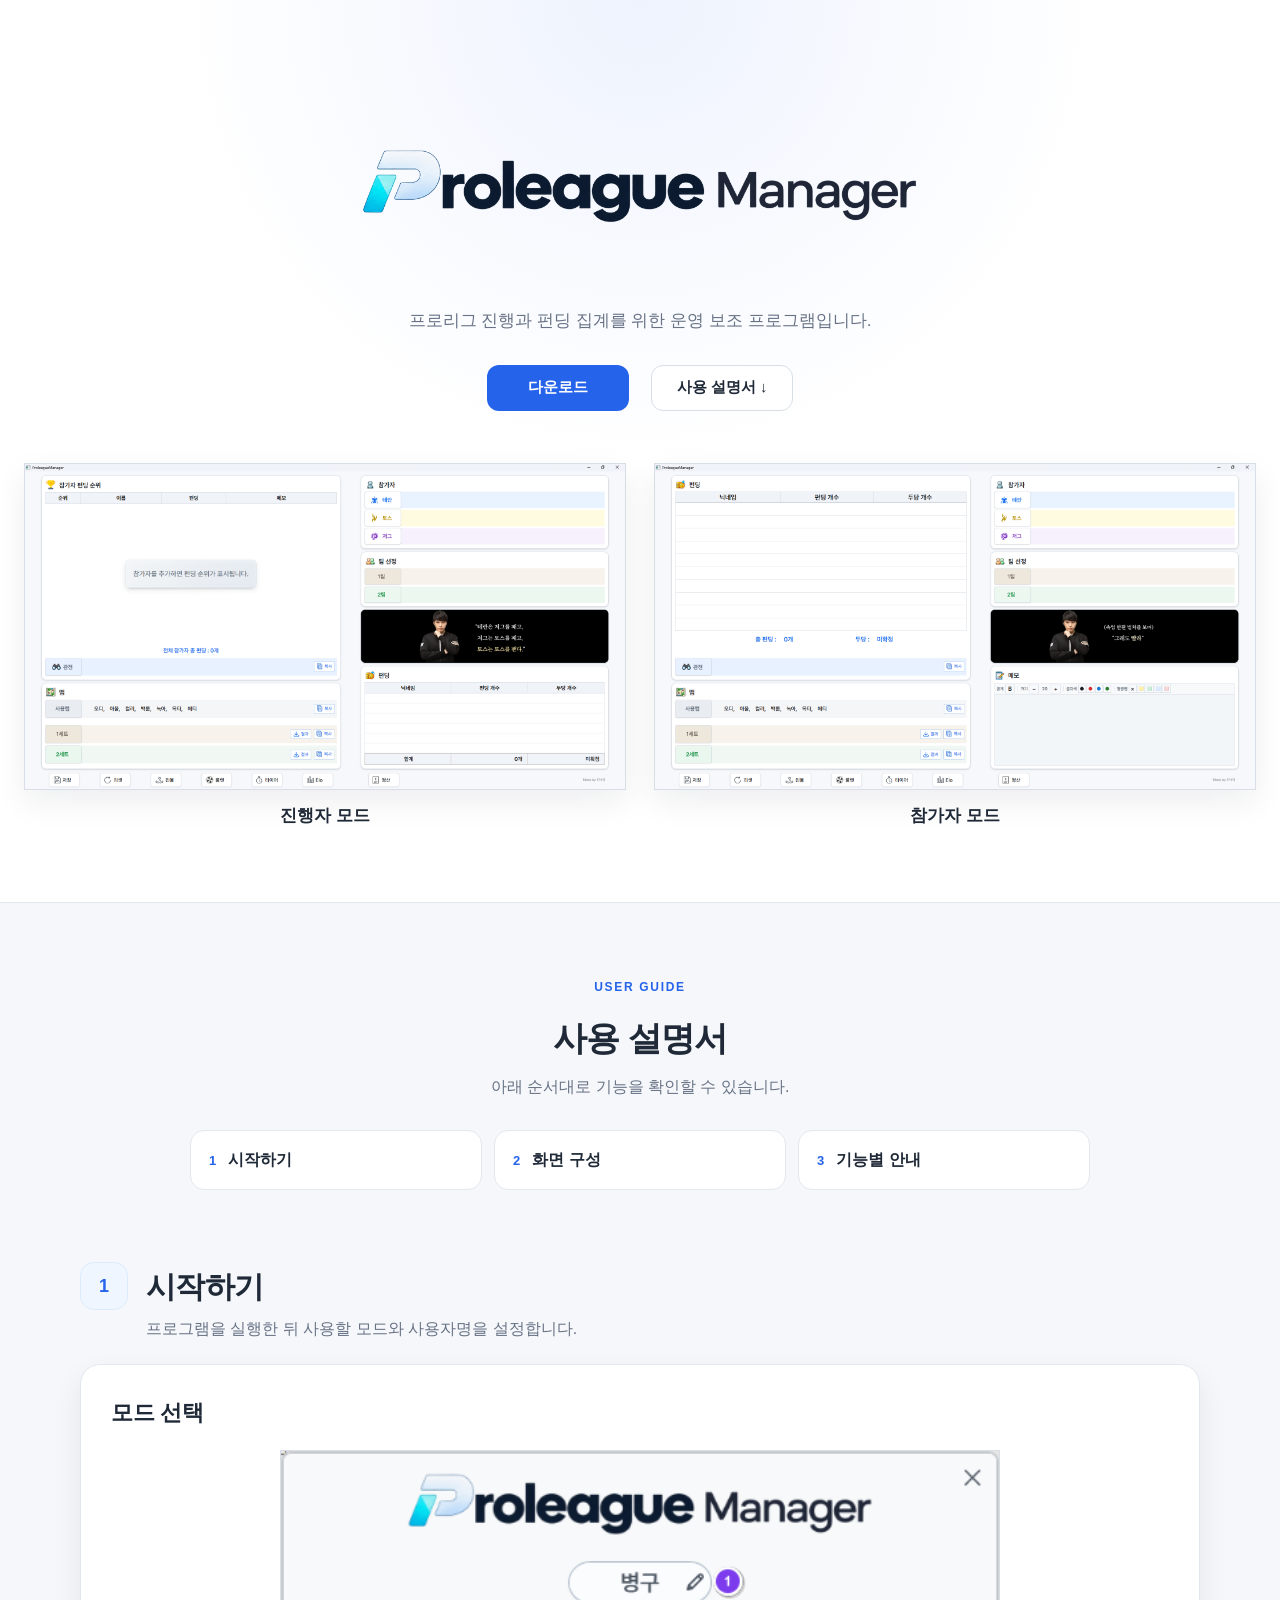
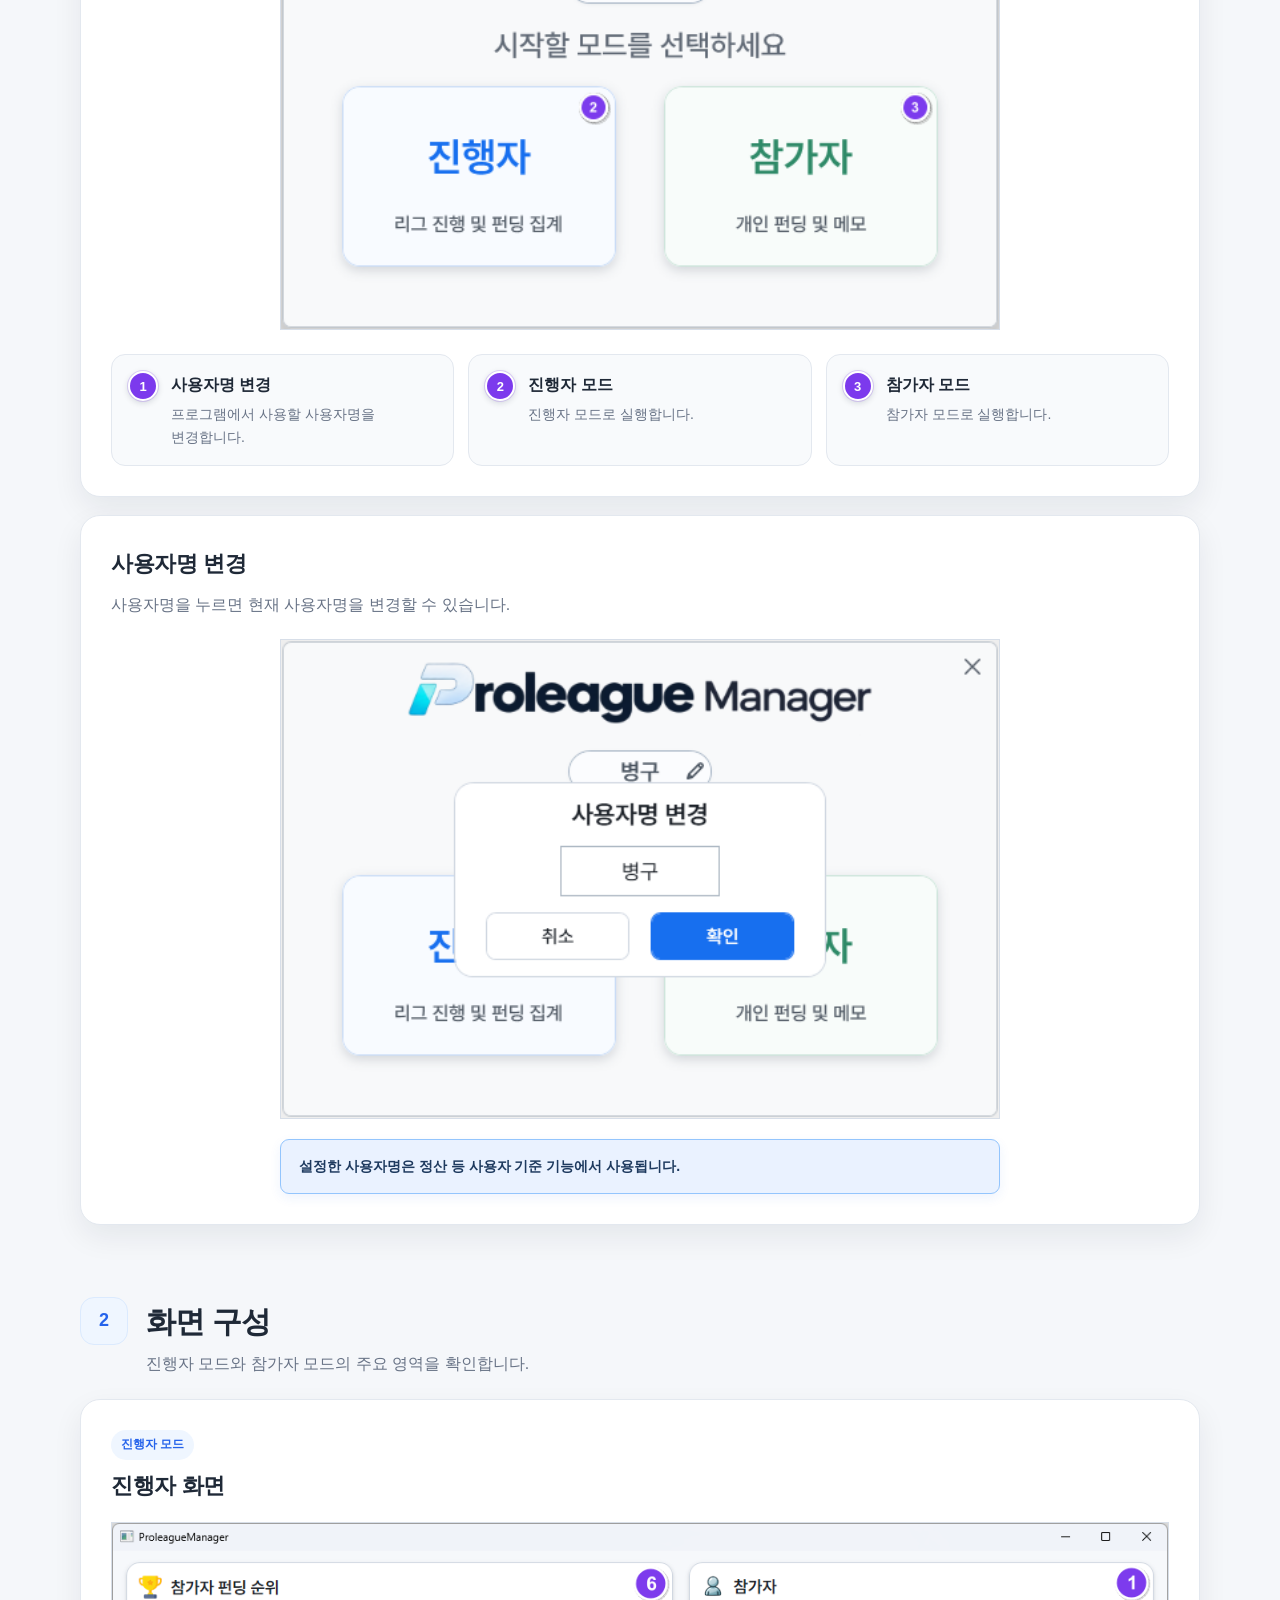
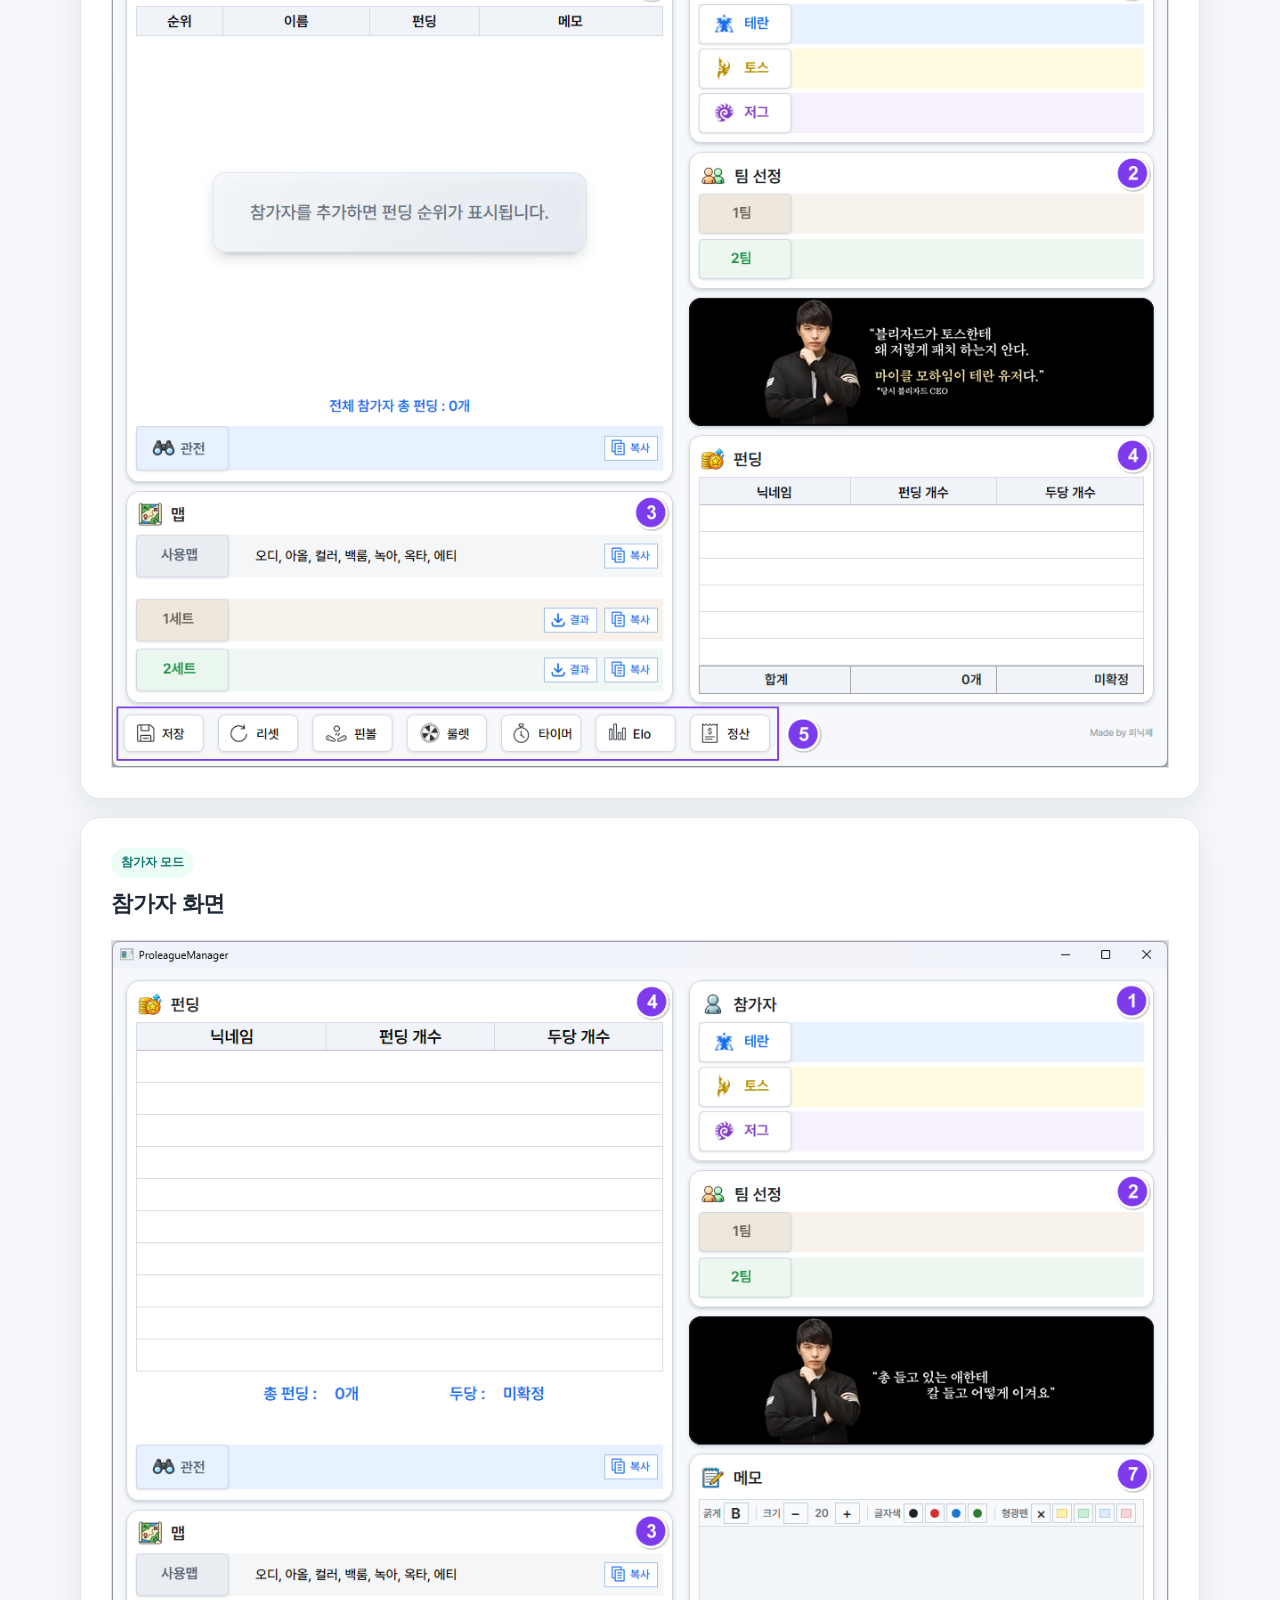
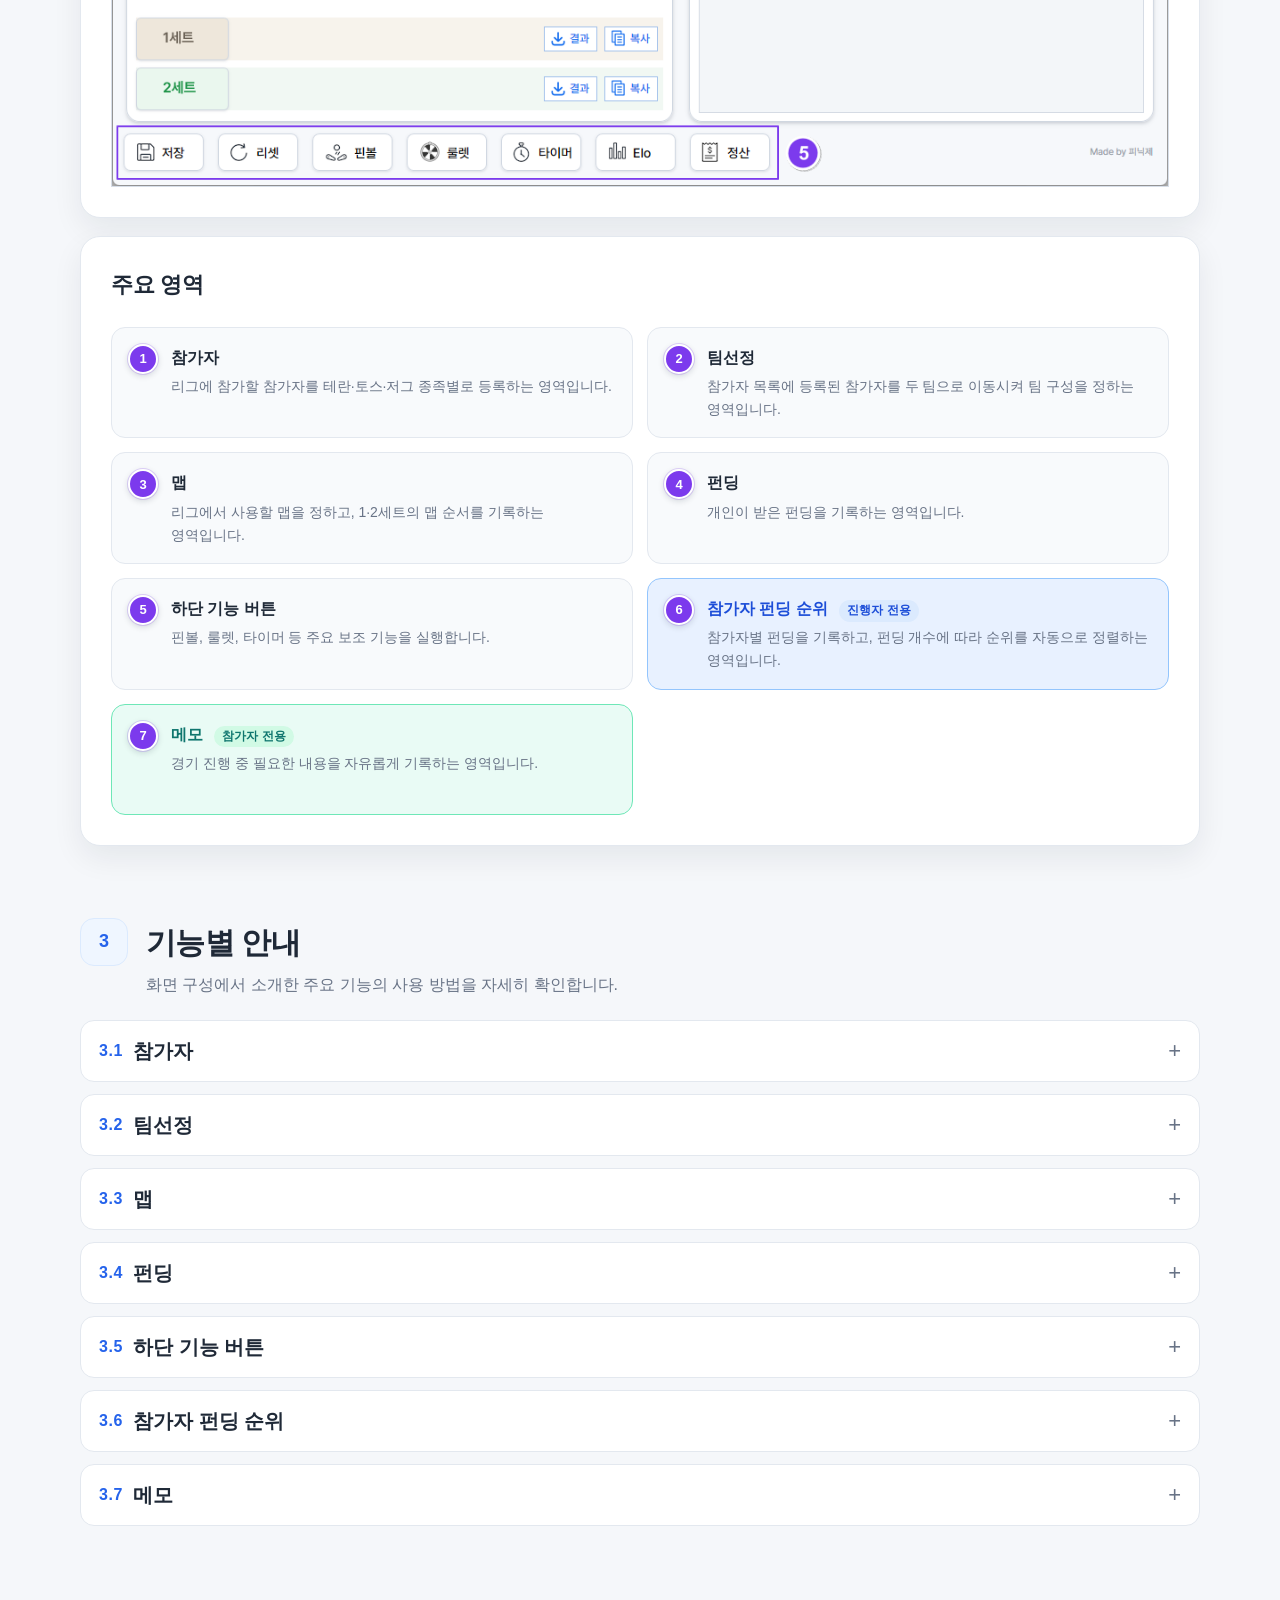
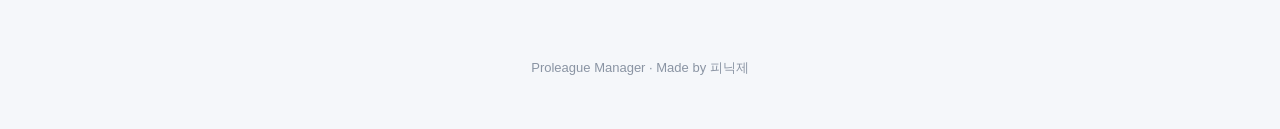
<file: proleaguemanager/index.html>
<!DOCTYPE html>
<html lang="ko">
<head>
  <meta charset="UTF-8">
  <meta name="viewport" content="width=device-width, initial-scale=1.0">
  <meta name="description" content="Proleague Manager 다운로드 및 사용 설명서">
  <title>Proleague Manager</title>
  <link rel="stylesheet" href="style.css?v=25">
</head>
<body>

  <header class="hero">
    <div class="hero-inner">
      <img
        class="hero-brand-lockup"
        src="images/BrandLockup.png"
        alt="Proleague Manager"
      >
      <p class="hero-description">
        프로리그 진행과 펀딩 집계를 위한 운영 보조 프로그램입니다.
      </p>

      <div class="hero-actions">
        <a class="button button-primary" href="https://github.com/PhoenixJe/phoenixje.github.io/releases/latest/download/Proleague.Manager.zip">다운로드</a>
        <a class="button button-secondary" href="#manual">사용 설명서 ↓</a>
      </div>

      <div class="hero-previews">
        <figure class="hero-preview">
          <img
            class="hero-lightbox-trigger"
            src="images/Hero_OrganizerMax.png"
            alt="Proleague Manager 진행자 모드 최대화 화면"
            role="button"
            tabindex="0"
            aria-label="진행자 모드 화면 확대"
            aria-haspopup="dialog"
            data-lightbox-caption="진행자 모드"
          >
          <figcaption>진행자 모드</figcaption>
        </figure>

        <figure class="hero-preview">
          <img
            class="hero-lightbox-trigger"
            src="images/Hero_ParticipantMax.png"
            alt="Proleague Manager 참가자 모드 최대화 화면"
            role="button"
            tabindex="0"
            aria-label="참가자 모드 화면 확대"
            aria-haspopup="dialog"
            data-lightbox-caption="참가자 모드"
          >
          <figcaption>참가자 모드</figcaption>
        </figure>
      </div>
    </div>
  </header>

  <div class="hero-lightbox" role="dialog" aria-modal="true" aria-labelledby="hero-lightbox-caption" hidden>
    <button class="hero-lightbox-close" type="button" aria-label="확대 이미지 닫기">×</button>
    <figure class="hero-lightbox-figure">
      <img class="hero-lightbox-image" alt="">
      <figcaption id="hero-lightbox-caption" class="hero-lightbox-caption"></figcaption>
    </figure>
  </div>

  <nav class="guide-sidebar" aria-labelledby="guide-sidebar-title" aria-hidden="true">
    <div id="guide-sidebar-title" class="guide-sidebar-title">목차</div>

    <a class="guide-sidebar-link" href="#getting-started">
      <span class="guide-sidebar-number">1</span>
      <span>시작하기</span>
    </a>
    <a class="guide-sidebar-link" href="#screen-layout">
      <span class="guide-sidebar-number">2</span>
      <span>화면 구성</span>
    </a>
    <a class="guide-sidebar-link" href="#feature-guide">
      <span class="guide-sidebar-number">3</span>
      <span>기능별 안내</span>
    </a>

    <div class="guide-sidebar-subitems">
      <a class="guide-sidebar-link" href="#feature-participant" data-open-details>
        <span class="guide-sidebar-number">3.1</span>
        <span>참가자</span>
      </a>
      <a class="guide-sidebar-link" href="#feature-team" data-open-details>
        <span class="guide-sidebar-number">3.2</span>
        <span>팀선정</span>
      </a>
      <a class="guide-sidebar-link" href="#feature-map" data-open-details>
        <span class="guide-sidebar-number">3.3</span>
        <span>맵</span>
      </a>
      <a class="guide-sidebar-link" href="#feature-funding" data-open-details>
        <span class="guide-sidebar-number">3.4</span>
        <span>펀딩</span>
      </a>
      <a class="guide-sidebar-link" href="#feature-bottom-actions" data-open-details>
        <span class="guide-sidebar-number">3.5</span>
        <span>하단 기능 버튼</span>
      </a>
      <a class="guide-sidebar-link" href="#feature-funding-ranking" data-open-details>
        <span class="guide-sidebar-number">3.6</span>
        <span>참가자 펀딩 순위</span>
      </a>
      <a class="guide-sidebar-link" href="#feature-memo" data-open-details>
        <span class="guide-sidebar-number">3.7</span>
        <span>메모</span>
      </a>
    </div>
  </nav>

  <main id="manual" class="manual">

    <section class="manual-heading">
      <span class="section-label">USER GUIDE</span>
      <h2>사용 설명서</h2>
      <p>
        아래 순서대로 기능을 확인할 수 있습니다.
      </p>
    </section>

    <nav class="manual-toc" aria-label="사용 설명서 목차">
      <a href="#getting-started">
        <span class="toc-number">1</span>
        <span>시작하기</span>
      </a>
      <a href="#screen-layout">
        <span class="toc-number">2</span>
        <span>화면 구성</span>
      </a>
      <a href="#feature-guide">
        <span class="toc-number">3</span>
        <span>기능별 안내</span>
      </a>
    </nav>

    <!-- 01 시작하기 -->
    <section id="getting-started" class="guide-section">
      <div class="section-title-row">
        <span class="section-number">1</span>
        <div>
          <h2>시작하기</h2>
          <p>프로그램을 실행한 뒤 사용할 모드와 사용자명을 설정합니다.</p>
        </div>
      </div>

      <article class="content-card">
        <h3>모드 선택</h3>

        <div class="screenshot-wrap mode-selection-shot">
          <img
            src="images/00.ModeSelectionWindow_guide.png"
            alt="Proleague Manager 모드 선택 화면"
          >
        </div>

        <div class="feature-list three-columns">
          <div class="feature-item">
            <span class="feature-number">1</span>
            <div>
              <h4>사용자명 변경</h4>
              <p>프로그램에서 사용할 사용자명을 변경합니다.</p>
            </div>
          </div>

          <div class="feature-item">
            <span class="feature-number">2</span>
            <div>
              <h4>진행자 모드</h4>
              <p>진행자 모드로 실행합니다.</p>
            </div>
          </div>

          <div class="feature-item">
            <span class="feature-number">3</span>
            <div>
              <h4>참가자 모드</h4>
              <p>참가자 모드로 실행합니다.</p>
            </div>
          </div>
        </div>
      </article>

      <article class="content-card">
        <h3>사용자명 변경</h3>
        <p class="card-description">
          사용자명을 누르면 현재 사용자명을 변경할 수 있습니다.
        </p>

        <div class="screenshot-wrap simple-shot">
          <img
            src="images/01.UserNameChange.png"
            alt="Proleague Manager 사용자명 변경 창"
          >
        </div>

        <p class="note">
          설정한 사용자명은 정산 등 사용자 기준 기능에서 사용됩니다.
        </p>
      </article>
    </section>

    <!-- 02 화면 구성 -->
    <section id="screen-layout" class="guide-section">
      <div class="section-title-row">
        <span class="section-number">2</span>
        <div>
          <h2>화면 구성</h2>
          <p>진행자 모드와 참가자 모드의 주요 영역을 확인합니다.</p>
        </div>
      </div>

      <article class="content-card">
        <div class="mode-heading">
          <div>
            <span class="mode-badge organizer">진행자 모드</span>
            <h3>진행자 화면</h3>
          </div>
        </div>

        <div class="screenshot-wrap app-shot">
          <img
            src="images/02.OrganizerMode_guide.png"
            alt="Proleague Manager 진행자 모드 화면"
          >
        </div>
      </article>

      <article class="content-card">
        <div class="mode-heading">
          <div>
            <span class="mode-badge participant">참가자 모드</span>
            <h3>참가자 화면</h3>
          </div>
        </div>

        <div class="screenshot-wrap app-shot">
          <img
            src="images/03.ParticipantMode_guide.png"
            alt="Proleague Manager 참가자 모드 화면"
          >
        </div>
      </article>

      <article class="content-card">
        <h3>주요 영역</h3>

        <div class="feature-list layout-features">
          <div class="feature-item">
            <span class="feature-number">1</span>
            <div>
              <h4>참가자</h4>
              <p>리그에 참가할 참가자를 테란·토스·저그 종족별로 등록하는 영역입니다.</p>
            </div>
          </div>

          <div class="feature-item">
            <span class="feature-number">2</span>
            <div>
              <h4>팀선정</h4>
              <p>참가자 목록에 등록된 참가자를 두 팀으로 이동시켜 팀 구성을 정하는 영역입니다.</p>
            </div>
          </div>

          <div class="feature-item">
            <span class="feature-number">3</span>
            <div>
              <h4>맵</h4>
              <p>리그에서 사용할 맵을 정하고, 1·2세트의 맵 순서를 기록하는 영역입니다.</p>
            </div>
          </div>

          <div class="feature-item">
            <span class="feature-number">4</span>
            <div>
              <h4>펀딩</h4>
              <p>개인이 받은 펀딩을 기록하는 영역입니다.</p>
            </div>
          </div>

          <div class="feature-item">
            <span class="feature-number">5</span>
            <div>
              <h4>하단 기능 버튼</h4>
              <p>핀볼, 룰렛, 타이머 등 주요 보조 기능을 실행합니다.</p>
            </div>
          </div>

          <div class="feature-item organizer-only">
            <span class="feature-number">6</span>
            <div>
              <h4>참가자 펀딩 순위 <small>진행자 전용</small></h4>
              <p>참가자별 펀딩을 기록하고, 펀딩 개수에 따라 순위를 자동으로 정렬하는 영역입니다.</p>
            </div>
          </div>

          <div class="feature-item participant-only">
            <span class="feature-number">7</span>
            <div>
              <h4>메모 <small>참가자 전용</small></h4>
              <p>경기 진행 중 필요한 내용을 자유롭게 기록하는 영역입니다.</p>
            </div>
          </div>
        </div>
      </article>
    </section>

    <!-- 03 기능별 안내 -->
    <section id="feature-guide" class="guide-section">
      <div class="section-title-row">
        <span class="section-number">3</span>
        <div>
          <h2>기능별 안내</h2>
          <p>화면 구성에서 소개한 주요 기능의 사용 방법을 자세히 확인합니다.</p>
        </div>
      </div>

      <details id="feature-participant" class="guide-details">
        <summary>
          <span class="detail-index">3.1</span>
          <span class="detail-title">참가자</span>
        </summary>

        <div class="details-body participant-guide">
          <p class="details-lead">
            리그에 참가할 참가자를 테란·토스·저그 종족별로 등록합니다.
          </p>

          <div class="screenshot-wrap participant-list-shot">
            <img
              src="images/04.ParticipantList.png"
              alt="참가자 영역의 종족 라벨과 참가자 입력 영역"
            >
          </div>

          <div class="feature-list participant-structure">
            <div class="feature-item">
              <span class="feature-number">1</span>
              <div>
                <h4>종족 라벨</h4>
                <p>테란·토스·저그 중 참가자 목록을 수정할 종족을 선택합니다.</p>
              </div>
            </div>

            <div class="feature-item">
              <span class="feature-number">2</span>
              <div>
                <h4>참가자 입력 영역</h4>
                <p>선택한 종족의 참가자 이름이 표시됩니다.</p>
              </div>
            </div>
          </div>

          <div class="guide-subsection">
            <h4>참가자 입력</h4>

            <p>
              테란·토스·저그의 종족 이름을 클릭하면 해당 종족의 참가자 목록을 수정할 수 있습니다.
              예를 들어 테란을 클릭하면 테란 참가자 전체를, 토스를 클릭하면 토스 참가자 전체를 수정합니다.
            </p>

            <p>
              참가자 이름은 <strong>띄어쓰기로 구분하여 입력</strong>합니다.
              편집 화면을 열면 입력 위치가 기존 목록의 맨 끝에 자동으로 놓이므로,
              기존 참가자를 지우지 않고 이어서 새로운 참가자를 추가할 수 있습니다.
            </p>
          </div>

          <div class="video-section">
            <h4>입력 방법 보기</h4>
            <p>
              종족별 참가자를 입력하고 기존 목록에 참가자를 추가하는 과정을 확인할 수 있습니다.
            </p>

            <div class="video-wrap participant-video playable-video">
              <video preload="auto" playsinline aria-label="종족별 참가자 입력 방법 영상">
                <source src="images/06.ParticipantList.mp4" type="video/mp4">
                이 브라우저에서는 영상을 재생할 수 없습니다.
              </video>
              <button class="video-play-button" type="button" aria-label="종족별 참가자 입력 방법 영상 재생"></button>
            </div>
          </div>
        </div>
      </details>

      <details id="feature-team" class="guide-details">
        <summary>
          <span class="detail-index">3.2</span>
          <span class="detail-title">팀선정</span>
        </summary>

        <div class="details-body team-guide">
          <p class="details-lead">
            등록한 참가자를 1팀과 2팀으로 배정합니다.
          </p>

          <div class="screenshot-wrap team-list-shot">
            <img
              src="images/05.TeamList.png"
              alt="팀선정 영역의 팀 라벨과 팀별 참가자 목록"
            >
          </div>

          <div class="feature-list team-structure">
            <div class="feature-item">
              <span class="feature-number">1</span>
              <div>
                <h4>팀 라벨</h4>
                <p>참가자를 배정할 1팀 또는 2팀을 선택합니다.</p>
              </div>
            </div>

            <div class="feature-item">
              <span class="feature-number">2</span>
              <div>
                <h4>팀별 참가자 목록</h4>
                <p>각 팀에 배정된 참가자가 표시되는 영역입니다.</p>
              </div>
            </div>
          </div>

          <div class="guide-subsection">
            <h4>팀 선정 방법</h4>
            <p>
              등록한 참가자를 1팀과 2팀으로 배정하는 방법은 두 가지입니다.
              두 방법 중 편한 방식을 사용하면 됩니다.
            </p>
          </div>

          <div class="video-section">
            <h4>참가자 → 팀</h4>
            <p>
              옮길 참가자를 마우스 왼쪽 버튼으로 클릭한 다음 1팀 또는 2팀을 클릭합니다.
            </p>

            <div class="video-wrap team-video playable-video">
              <video preload="auto" playsinline aria-label="참가자를 먼저 선택한 뒤 팀을 선택하는 방법 영상">
                <source src="images/07.Participant-Team.mp4" type="video/mp4">
                이 브라우저에서는 영상을 재생할 수 없습니다.
              </video>
              <button class="video-play-button" type="button" aria-label="참가자를 먼저 선택한 뒤 팀을 선택하는 방법 영상 재생"></button>
            </div>
          </div>

          <div class="video-section">
            <h4>팀 → 참가자</h4>
            <p>
              1팀 또는 2팀을 먼저 클릭한 다음 해당 팀으로 옮길 참가자를 클릭합니다.
            </p>

            <div class="video-wrap team-video playable-video">
              <video preload="auto" playsinline aria-label="팀을 먼저 선택한 뒤 참가자를 선택하는 방법 영상">
                <source src="images/08.Team-Participant.mp4" type="video/mp4">
                이 브라우저에서는 영상을 재생할 수 없습니다.
              </video>
              <button class="video-play-button" type="button" aria-label="팀을 먼저 선택한 뒤 참가자를 선택하는 방법 영상 재생"></button>
            </div>
          </div>

          <div class="guide-subsection">
            <h4>선택 상태</h4>
            <p>
              참가자 이름이나 팀 이름 위에 마우스를 올리면 선택할 수 있는 항목임을 알 수 있도록 테두리가 강조됩니다.
              클릭하면 테두리가 더 진하게 표시되며 선택 상태가 유지됩니다.
            </p>

            <p>
              선택을 취소하려면 선택한 항목을 마우스 왼쪽 버튼으로 한 번 더 클릭합니다.
              참가자를 선택했다면 같은 참가자를 다시 클릭하고, 팀을 선택했다면 같은 팀을 다시 클릭하면 됩니다.
            </p>

            <p>
              이미 팀에 배정된 참가자는 참가자 목록에서 회색으로 흐리게 표시됩니다.
              따라서 아직 팀이 정해지지 않은 참가자를 쉽게 확인할 수 있습니다.
            </p>
          </div>

          <div class="video-section">
            <h4>팀 배정 취소</h4>
            <p>
              팀에 잘못 배정한 참가자는 팀선정 영역에서 해당 참가자를 마우스 오른쪽 버튼으로 클릭하면 배정을 취소할 수 있습니다.
            </p>

            <div class="video-wrap team-video playable-video">
              <video preload="auto" playsinline aria-label="팀에 배정된 참가자를 취소하는 방법 영상">
                <source src="images/09.TeamCancel.mp4" type="video/mp4">
                이 브라우저에서는 영상을 재생할 수 없습니다.
              </video>
              <button class="video-play-button" type="button" aria-label="팀에 배정된 참가자를 취소하는 방법 영상 재생"></button>
            </div>
          </div>
        </div>
      </details>

      <details id="feature-map" class="guide-details">
        <summary>
          <span class="detail-index">3.3</span>
          <span class="detail-title">맵</span>
        </summary>

        <div class="details-body map-guide">
          <p class="details-lead">
            맵 구성
          </p>

          <div class="screenshot-wrap simple-shot">
            <img
              src="images/10.MapCard_guide.png"
              alt="맵 영역의 라벨, 맵 목록과 맵 순서, 버튼 영역"
            >
          </div>

          <div class="feature-list three-columns">
            <div class="feature-item">
              <span class="feature-number">1</span>
              <div>
                <h4>라벨 영역</h4>
                <p>사용맵·1세트·2세트 중 수정할 항목을 선택합니다.</p>
              </div>
            </div>

            <div class="feature-item">
              <span class="feature-number">2</span>
              <div>
                <h4>맵 목록 / 맵 순서 영역</h4>
                <p>리그에서 사용할 맵 목록과 각 세트의 맵 순서가 표시됩니다.</p>
              </div>
            </div>

            <div class="feature-item">
              <span class="feature-number">3</span>
              <div>
                <h4>버튼 영역</h4>
                <p>맵 목록이나 맵 순서를 복사하거나, 핀볼 결과를 1세트 또는 2세트에 불러올 수 있습니다.</p>
              </div>
            </div>
          </div>

          <div class="video-section">
            <h4>기본 사용</h4>
            <p>
              핀볼 결과를 결과 버튼으로 불러오면 해당 세트의 맵 순서가 자동으로 입력됩니다.
              입력된 맵 순서는 복사 버튼으로 복사할 수 있습니다.
            </p>

            <div class="video-wrap team-video playable-video">
              <video preload="auto" playsinline aria-label="핀볼 결과로 맵 순서를 입력하고 복사하는 기본 사용 방법 영상">
                <source src="images/11.Map_1set.mp4" type="video/mp4">
                이 브라우저에서는 영상을 재생할 수 없습니다.
              </video>
              <button class="video-play-button" type="button" aria-label="핀볼 결과로 맵 순서를 입력하고 복사하는 기본 사용 방법 영상 재생"></button>
            </div>
          </div>

          <div class="video-section guide-subsection">
            <h4>추가 입력</h4>
            <p>
              사용맵 수보다 많은 맵 순서가 필요한 경우에는 핀볼을 한 번 더 진행합니다.
              첫 번째 핀볼 결과는 결과 버튼으로 불러오고, 추가 추첨에서 필요한 맵만 1세트 또는 2세트를 클릭해 뒤에 직접 입력합니다.
            </p>

            <p>
              예를 들어 사용맵이 7개인 9판 5선에서는 두 번째 핀볼 결과의 1·2위 맵을 추가합니다.
              편집 시 커서는 기존 맵 순서의 맨 뒤에 위치하며, 완성된 맵 순서는 복사 버튼으로 복사할 수 있습니다.
            </p>

            <div class="video-wrap team-video playable-video">
              <video preload="auto" playsinline aria-label="추가 핀볼 결과에서 필요한 맵을 맵 순서 뒤에 직접 입력하는 방법 영상">
                <source src="images/12.Map_2set.mp4" type="video/mp4">
                이 브라우저에서는 영상을 재생할 수 없습니다.
              </video>
              <button class="video-play-button" type="button" aria-label="추가 핀볼 결과에서 필요한 맵을 맵 순서 뒤에 직접 입력하는 방법 영상 재생"></button>
            </div>
          </div>

          <div class="guide-subsection">
            <h4>핀볼 배치</h4>
            <p>
              핀볼은 화면 크기에 따라 배치 형태가 달라지며, 두 화면 모두 추첨 후 맵 영역의 결과 버튼을 바로 사용할 수 있도록 배치됩니다.
            </p>
          </div>

          <div class="video-section">
            <h4>기본창</h4>
            <p>
              핀볼이 가로형으로 맵 영역 위쪽에 배치됩니다.
            </p>

            <div class="video-wrap screenshot-wrap app-shot">
              <img
                src="images/13.Pinball_normal.png"
                alt="기본창에서 맵 영역 위쪽에 가로형으로 배치된 핀볼"
              >
            </div>
          </div>

          <div class="video-section">
            <h4>최대화</h4>
            <p>
              핀볼이 세로형으로 오른쪽에 배치되어 맵 영역과 나란히 표시됩니다.
            </p>

            <div class="video-wrap screenshot-wrap app-shot">
              <img
                src="images/14.Pinball_max.png"
                alt="최대화 화면에서 맵 영역 오른쪽에 세로형으로 배치된 핀볼"
              >
            </div>
          </div>
        </div>
      </details>

      <details id="feature-funding" class="guide-details">
        <summary>
          <span class="detail-index">3.4</span>
          <span class="detail-title">펀딩</span>
        </summary>

        <div class="details-body funding-guide">
          <p class="details-lead">
            펀딩 구성
          </p>

          <div class="screenshot-wrap funding-table-media">
            <img
              src="images/15.FundingTable.png"
              alt="펀딩 입력 영역, 두당 개수, 합계 영역"
            >
          </div>

          <div class="feature-list three-columns">
            <div class="feature-item">
              <span class="feature-number">1</span>
              <div>
                <h4>입력 영역</h4>
                <p>후원자 닉네임과 펀딩 개수를 입력합니다.</p>
              </div>
            </div>

            <div class="feature-item">
              <span class="feature-number">2</span>
              <div>
                <h4>두당 개수</h4>
                <p>등록된 참가자 수를 기준으로 각 펀딩의 두당 개수가 자동으로 계산되어 표시됩니다.</p>
              </div>
            </div>

            <div class="feature-item">
              <span class="feature-number">3</span>
              <div>
                <h4>합계 영역</h4>
                <p>입력된 내역의 총 펀딩 개수와 두당 개수 합계를 표시합니다.</p>
              </div>
            </div>
          </div>

          <div class="video-section guide-subsection">
            <h4>두당 개수 자동 계산</h4>
            <p>
              등록된 참가자 수에 따라 3:3부터 6:6까지의 경기 구성을 자동으로 판단하고, 해당 팀 인원수를 기준으로 두당 개수를 계산합니다.
            </p>
            <p>
              경기 인원을 판단할 수 없는 경우에는 미확정으로 표시됩니다.
            </p>
            <p>
              영상에서는 참가자를 10명에서 9명, 8명으로 변경하며 두당 개수가 자동으로 바뀌는 과정을 보여줍니다.
            </p>

            <div class="video-wrap funding-wide-video playable-video">
              <video preload="auto" playsinline aria-label="참가자 수에 따른 두당 개수 자동 계산 영상">
                <source src="images/16.FundingPerPerson.mp4" type="video/mp4">
                이 브라우저에서는 영상을 재생할 수 없습니다.
              </video>
              <button class="video-play-button" type="button" aria-label="참가자 수에 따른 두당 개수 자동 계산 영상 재생"></button>
            </div>
          </div>

          <div class="video-section guide-subsection">
            <h4>행 자동 추가</h4>
            <p>
              마지막 입력 행에 내용을 입력하면 다음 빈 행이 자동으로 추가됩니다.
            </p>
            <p>
              행이 표시 영역을 넘어가면 스크롤바가 생성되어 추가된 내역을 계속 확인할 수 있습니다.
            </p>

            <div class="video-wrap funding-table-media playable-video">
              <video preload="auto" playsinline aria-label="펀딩 입력 행 자동 추가 영상">
                <source src="images/17.FundingRows.mp4" type="video/mp4">
                이 브라우저에서는 영상을 재생할 수 없습니다.
              </video>
              <button class="video-play-button" type="button" aria-label="펀딩 입력 행 자동 추가 영상 재생"></button>
            </div>
          </div>

          <div class="video-section guide-subsection">
            <h4>모드별 표시</h4>
            <p>
              펀딩 기능은 진행자 모드와 참가자 모드에서 동일하게 동작합니다.
            </p>
            <p>
              참가자 모드에서는 왼쪽 상단에 크게 표시되며, 진행자 모드에서는 오른쪽 하단에 축소된 형태로 표시됩니다.
            </p>
            <p>
              합계는 참가자 모드에서는 테이블 아래에 파란 글씨로, 진행자 모드에서는 테이블의 합계 행으로 표시됩니다.
            </p>

            <div class="video-wrap screenshot-wrap funding-organizer-shot">
              <img
                src="images/18.FundingOrganizer.png"
                alt="진행자 모드 오른쪽 하단의 펀딩 영역과 테이블 내부 합계 행"
              >
            </div>
          </div>
        </div>
      </details>

      <details id="feature-bottom-actions" class="guide-details">
        <summary>
          <span class="detail-index">3.5</span>
          <span class="detail-title">하단 기능 버튼</span>
        </summary>

        <div class="details-body bottom-actions-guide">
          <div class="screenshot-wrap bottom-actions-overview">
            <img
              src="images/19.BottomActionButtons.png"
              alt="저장부터 정산까지 번호가 표시된 하단 기능 버튼 전체"
            >
          </div>

          <div class="guide-subsection">
            <h4 class="bottom-action-heading"><span class="feature-number bottom-action-number">1</span>저장</h4>
            <p>현재 프로그램에 입력된 내용을 TXT 파일로 내 문서\Proleague Manager 폴더에 저장합니다.</p>
            <p>프로그램의 입력 내용은 자동으로 유지되므로, <strong>이 버튼은 프로그램 상태를 저장하는 기능이 아닙니다.</strong></p>

            <div class="screenshot-wrap save-sample-shot bottom-action-media">
              <img
                src="images/20.SaveSample.png"
                alt="저장할 샘플 내용이 입력된 Proleague Manager 화면"
              >
            </div>

            <div class="screenshot-wrap save-txt-shot bottom-action-media">
              <img
                src="images/21.SaveTxt.png"
                alt="저장된 TXT 파일을 메모장에서 연 화면"
              >
            </div>
          </div>

          <div class="guide-subsection">
            <h4 class="bottom-action-heading"><span class="feature-number bottom-action-number">2</span>리셋</h4>
            <p>현재 프로그램에 입력된 내용을 초기화합니다.</p>
          </div>

          <div class="guide-subsection">
            <h4 class="bottom-action-heading"><span class="feature-number bottom-action-number">3</span>핀볼</h4>
            <p>핀볼 창을 실행합니다.</p>
            <p>핀볼 창의 기본창과 최대화 화면은 3.3 맵에서 확인할 수 있습니다.</p>
          </div>

          <div class="guide-subsection">
            <h4 class="bottom-action-heading"><span class="feature-number bottom-action-number">4</span>룰렛</h4>
            <p>네이버 룰렛을 엽니다.</p>

            <div class="screenshot-wrap roulette-shot bottom-action-media">
              <img
                src="images/22.Roulette.png"
                alt="룰렛 버튼으로 연 네이버 룰렛 화면"
              >
            </div>
          </div>

          <div class="guide-subsection">
            <h4 class="bottom-action-heading"><span class="feature-number bottom-action-number">5</span>타이머</h4>
            <p>네이버 타이머를 엽니다.</p>

            <div class="screenshot-wrap timer-shot bottom-action-media">
              <img
                src="images/23.Timer.png"
                alt="타이머 버튼으로 연 네이버 타이머 화면"
              >
            </div>
          </div>

          <div class="guide-subsection">
            <h4 class="bottom-action-heading"><span class="feature-number bottom-action-number">6</span>Elo</h4>
            <p>Eloboard 사이트를 엽니다.</p>
          </div>

          <div class="guide-subsection">
            <h4 class="bottom-action-heading"><span class="feature-number bottom-action-number">7</span>정산</h4>
            <p>모드 선택에서 설정한 사용자명을 기준으로 정산 내용을 구성하고, 확인한 내용을 바탕으로 정산 결과를 계산합니다.</p>
          </div>

          <div class="guide-subsection">
            <h4>정산 확인</h4>
            <p>정산 버튼을 누르면 설정한 사용자와 같은 팀 참가자의 정보를 불러와 정산할 내용을 확인할 수 있습니다.</p>
          </div>

          <div class="guide-subsection">
            <h4 class="settlement-mode-heading">진행자 모드</h4>
            <p>진행자 모드에서는 설정한 사용자의 펀딩 개수와 같은 팀 참가자의 이름·펀딩 개수가 자동으로 입력됩니다.</p>

            <div class="screenshot-wrap settlement-dialog-shot bottom-action-media">
              <img
                src="images/24.Settlement_Organizer.png"
                alt="사용자와 같은 팀 참가자의 이름과 펀딩 개수가 입력된 진행자 모드 정산 확인창"
              >
            </div>
          </div>

          <div class="guide-subsection">
            <h4 class="settlement-mode-heading">참가자 모드</h4>
            <p>참가자 모드에서는 설정한 사용자의 펀딩 개수와 같은 팀 참가자의 이름이 자동으로 입력되며, 팀원들의 펀딩 개수만 직접 입력하면 됩니다.</p>

            <div class="screenshot-wrap settlement-dialog-shot settlement-participant-shot bottom-action-media">
              <img
                src="images/25.Settlement_Participant.png"
                alt="팀원 이름이 입력되고 펀딩 개수를 편집하는 참가자 모드 정산 확인창"
              >
            </div>
          </div>

          <div class="guide-subsection">
            <h4>정산 결과</h4>
            <p>정산 확인창에서 결과 버튼을 누르면 받을 금액과 보낼 금액이 자동으로 계산되어 영수증 형태로 표시됩니다.</p>

            <div class="screenshot-wrap settlement-dialog-shot bottom-action-media">
              <img
                src="images/26.Settlement_Result.png"
                alt="받을 금액과 보낼 금액이 계산된 정산 결과 영수증"
              >
            </div>
          </div>
        </div>
      </details>

      <details id="feature-funding-ranking" class="guide-details">
        <summary>
          <span class="detail-index">3.6</span>
          <span class="detail-title">참가자 펀딩 순위</span>
        </summary>

        <div class="details-body">
          <p class="details-lead">
            참가자 펀딩 순위 구성
          </p>

          <div class="screenshot-wrap funding-table-media">
            <img
              src="images/27.FundingRanking.png"
              alt="참가자 이름, 펀딩과 메모, 총 펀딩, 관전순서 영역"
            >
          </div>

          <div class="feature-list participant-structure">
            <div class="feature-item">
              <span class="feature-number">1</span>
              <div>
                <h4>참가자 이름 영역</h4>
                <p>참가자 목록에 등록한 이름이 자동으로 표시되며, 필요하면 직접 수정할 수 있습니다.</p>
              </div>
            </div>

            <div class="feature-item">
              <span class="feature-number">2</span>
              <div>
                <h4>펀딩 / 메모 입력 영역</h4>
                <p>참가자별 펀딩 개수와 메모를 입력합니다.</p>
              </div>
            </div>

            <div class="feature-item">
              <span class="feature-number">3</span>
              <div>
                <h4>총 펀딩 영역</h4>
                <p>전체 참가자의 펀딩 개수를 합산해 표시합니다.</p>
              </div>
            </div>

            <div class="feature-item">
              <span class="feature-number">4</span>
              <div>
                <h4>관전순서 영역</h4>
                <p>펀딩 순위에 따라 관전순서가 자동으로 입력됩니다. 참가자 모드에서는 관전순서를 직접 입력합니다.</p>
              </div>
            </div>
          </div>

          <div class="video-section guide-subsection">
            <h4>펀딩 순위 자동 정렬</h4>
            <p>참가자의 펀딩 개수를 수정하면 펀딩 개수를 기준으로 순위가 자동으로 정렬됩니다.</p>
            <p>순위가 변경되면 전체 참가자 총 펀딩과 관전순서도 함께 갱신됩니다.</p>
            <p>관전순서는 복사 버튼을 눌러 클립보드에 복사할 수 있습니다.</p>

            <div class="video-wrap funding-table-media playable-video">
              <video preload="auto" playsinline aria-label="펀딩 개수 수정에 따른 순위와 관전순서 자동 갱신 영상">
                <source src="images/28.RankingChange.mp4" type="video/mp4">
                이 브라우저에서는 영상을 재생할 수 없습니다.
              </video>
              <button class="video-play-button" type="button" aria-label="펀딩 개수 수정에 따른 순위와 관전순서 자동 갱신 영상 재생"></button>
            </div>
          </div>

          <div class="video-section guide-subsection">
            <h4>방싸개</h4>
            <p>최저 펀딩 참가자가 한 명인 경우에는 해당 참가자의 메모에 '방싸개'를 입력해 방싸개로 지정합니다.</p>
            <p>방싸개 참가자가 더 이상 최저 펀딩이 아니게 되면 지정이 자동으로 해제됩니다.</p>
            <p>최저 펀딩 참가자가 여러 명인 경우에는 핀볼이나 룰렛으로 한 명을 결정해 방싸개로 지정합니다.</p>
            <p>방싸개로 지정된 참가자는 전체 순위의 맨 아래로 이동합니다.</p>

            <div class="video-wrap funding-table-media playable-video">
              <video preload="auto" playsinline aria-label="최저 펀딩 참가자를 방싸개로 지정하는 방법 영상">
                <source src="images/29.RoomMaker.mp4" type="video/mp4">
                이 브라우저에서는 영상을 재생할 수 없습니다.
              </video>
              <button class="video-play-button" type="button" aria-label="최저 펀딩 참가자를 방싸개로 지정하는 방법 영상 재생"></button>
            </div>
          </div>
        </div>
      </details>

      <details id="feature-memo" class="guide-details">
        <summary>
          <span class="detail-index">3.7</span>
          <span class="detail-title">메모</span>
        </summary>

        <div class="details-body">
          <p class="details-lead">
            자유롭게 내용을 작성하고, 필요한 부분에 다양한 서식을 적용할 수 있습니다.
          </p>

          <div class="guide-subsection">
            <p><strong>굵게(Bold)</strong>: 중요한 내용을 강조할 수 있습니다.</p>
            <p><strong>글자 크기 변경</strong>: 선택한 글자의 크기를 조절할 수 있습니다.</p>
            <p><strong>글자색 변경</strong>: 선택한 글자의 색상을 변경할 수 있습니다.</p>
            <p><strong>형광펜 효과</strong>: 선택한 부분의 배경색을 지정해 강조할 수 있습니다.</p>
          </div>

          <div class="screenshot-wrap memo-shot">
            <img
              src="images/30.Memo.png"
              alt="굵게, 글자 크기, 글자색, 형광펜 서식이 적용된 메모 영역"
            >
          </div>
        </div>
      </details>
    </section>

    <!-- 이후 설명서 항목은 이 아래에 같은 구조로 추가하면 됩니다. -->

  </main>

  <button class="back-to-top" type="button" aria-label="Hero 영역으로 돌아가기" hidden>↑ 맨 위로</button>

  <footer class="site-footer">
    <p>Proleague Manager · Made by 피닉제</p>
  </footer>

  <script>
    const heroLightbox = document.querySelector(".hero-lightbox");
    const heroLightboxImage = heroLightbox?.querySelector(".hero-lightbox-image");
    const heroLightboxCaption = heroLightbox?.querySelector(".hero-lightbox-caption");
    const heroLightboxClose = heroLightbox?.querySelector(".hero-lightbox-close");
    let heroLightboxTrigger = null;

    if (heroLightbox && heroLightboxImage && heroLightboxCaption && heroLightboxClose) {
      const openHeroLightbox = (trigger) => {
        heroLightboxTrigger = trigger;
        heroLightboxImage.src = trigger.currentSrc || trigger.src;
        heroLightboxImage.alt = trigger.alt;
        heroLightboxCaption.textContent = trigger.dataset.lightboxCaption;
        heroLightbox.hidden = false;
        document.body.classList.add("lightbox-open");
        heroLightboxClose.focus();
      };

      const closeHeroLightbox = () => {
        if (heroLightbox.hidden) {
          return;
        }

        heroLightbox.hidden = true;
        document.body.classList.remove("lightbox-open");
        heroLightboxImage.removeAttribute("src");
        heroLightboxTrigger?.focus();
        heroLightboxTrigger = null;
      };

      document.querySelectorAll(".hero-lightbox-trigger").forEach((trigger) => {
        trigger.addEventListener("click", () => openHeroLightbox(trigger));
        trigger.addEventListener("keydown", (event) => {
          if (event.key === "Enter" || event.key === " ") {
            event.preventDefault();
            openHeroLightbox(trigger);
          }
        });
      });

      heroLightboxClose.addEventListener("click", closeHeroLightbox);
      heroLightboxImage.addEventListener("click", (event) => {
        event.stopPropagation();
        closeHeroLightbox();
      });
      heroLightbox.addEventListener("click", (event) => {
        if (event.target === heroLightbox) {
          closeHeroLightbox();
        }
      });

      document.addEventListener("keydown", (event) => {
        if (heroLightbox.hidden) {
          return;
        }

        if (event.key === "Escape") {
          event.preventDefault();
          closeHeroLightbox();
        } else if (event.key === "Tab") {
          event.preventDefault();
          heroLightboxClose.focus();
        }
      });
    }

    document.querySelectorAll(".playable-video video").forEach((video) => {
      const playButton = video.parentElement.querySelector(".video-play-button");

      if (!playButton) {
        return;
      }

      video.controls = false;
      video.autoplay = false;
      video.loop = false;

      playButton.addEventListener("click", (event) => {
        event.stopPropagation();
        playButton.hidden = true;

        const playback = video.play();
        if (playback) {
          playback.catch(() => {
            playButton.hidden = false;
          });
        }
      });

      video.addEventListener("click", () => {
        if (!video.paused && !video.ended) {
          video.pause();
          playButton.hidden = false;
        }
      });

      video.addEventListener("ended", () => {
        video.pause();
        video.currentTime = 0;
        playButton.hidden = false;
      });
    });

    const featureDetails = document.querySelectorAll("#feature-guide > details.guide-details");
    let directlyOpenedDetails = null;

    const scrollToFeatureDetails = (details) => {
      window.requestAnimationFrame(() => {
        window.requestAnimationFrame(() => {
          details.scrollIntoView({ behavior: "smooth", block: "start" });
        });
      });
    };

    featureDetails.forEach((details) => {
      const summary = details.querySelector(":scope > summary");

      summary?.addEventListener("click", () => {
        directlyOpenedDetails = details.open ? null : details;
      });

      details.addEventListener("toggle", () => {
        if (!details.open) {
          return;
        }

        featureDetails.forEach((otherDetails) => {
          if (otherDetails !== details) {
            otherDetails.open = false;
          }
        });

        if (directlyOpenedDetails === details) {
          directlyOpenedDetails = null;
          scrollToFeatureDetails(details);
        }
      });
    });

    document.querySelectorAll(".guide-sidebar [data-open-details]").forEach((link) => {
      link.addEventListener("click", () => {
        const details = document.querySelector(link.getAttribute("href"));

        if (details) {
          featureDetails.forEach((otherDetails) => {
            if (otherDetails !== details) {
              otherDetails.open = false;
            }
          });
          details.open = true;
        }
      });
    });

    const hero = document.querySelector(".hero");
    const manual = document.querySelector("#manual");
    const guideSidebar = document.querySelector(".guide-sidebar");
    const backToTopButton = document.querySelector(".back-to-top");

    if (hero && backToTopButton) {
      const backToTopObserver = new IntersectionObserver(([entry]) => {
        backToTopButton.hidden = entry.isIntersecting;
      }, {
        rootMargin: "-1px 0px 0px 0px"
      });

      backToTopObserver.observe(hero);
      backToTopButton.addEventListener("click", () => {
        const behavior = window.matchMedia("(prefers-reduced-motion: reduce)").matches
          ? "instant"
          : "smooth";
        window.scrollTo({ top: 0, behavior });
      });
    }

    if (hero && manual && guideSidebar) {
      let heroIsVisible = true;
      let manualIsVisible = false;

      const updateGuideSidebar = () => {
        const shouldShow = manualIsVisible && !heroIsVisible;
        guideSidebar.classList.toggle("is-visible", shouldShow);
        guideSidebar.setAttribute("aria-hidden", String(!shouldShow));
      };

      const guideSidebarObserver = new IntersectionObserver((entries) => {
        entries.forEach((entry) => {
          if (entry.target === hero) {
            heroIsVisible = entry.isIntersecting;
          }

          if (entry.target === manual) {
            manualIsVisible = entry.isIntersecting;
          }
        });

        updateGuideSidebar();
      }, {
        rootMargin: "-1px 0px 0px 0px"
      });

      guideSidebarObserver.observe(hero);
      guideSidebarObserver.observe(manual);

      const sidebarLinks = new Map(
        Array.from(guideSidebar.querySelectorAll('a[href^="#"]')).map((link) => [
          link.getAttribute("href").slice(1),
          link
        ])
      );
      const trackedIds = [
        "getting-started",
        "screen-layout",
        "feature-guide",
        "feature-participant",
        "feature-team",
        "feature-map",
        "feature-funding",
        "feature-bottom-actions",
        "feature-funding-ranking",
        "feature-memo"
      ];
      const trackedTargets = trackedIds
        .map((id) => document.getElementById(id))
        .filter(Boolean);
      const spyOffset = 140;
      let spyUpdateRequested = false;

      const updateActiveSidebarLinks = () => {
        let activeTarget = null;

        trackedTargets.forEach((target) => {
          if (target.getBoundingClientRect().top <= spyOffset) {
            activeTarget = target;
          }
        });

        const reachedPageBottom = window.scrollY + window.innerHeight
          >= document.documentElement.scrollHeight - 1;
        if (reachedPageBottom && trackedTargets.length > 0) {
          activeTarget = trackedTargets[trackedTargets.length - 1];
        }

        const activeIds = new Set();
        if (activeTarget) {
          activeIds.add(activeTarget.id);

          if (activeTarget.matches("details.guide-details")) {
            activeIds.add("feature-guide");
          }
        }

        sidebarLinks.forEach((link, id) => {
          const isActive = activeIds.has(id);
          link.classList.toggle("is-active", isActive);

          if (isActive) {
            link.setAttribute("aria-current", "location");
          } else {
            link.removeAttribute("aria-current");
          }
        });

        spyUpdateRequested = false;
      };

      const requestSpyUpdate = () => {
        if (!spyUpdateRequested) {
          spyUpdateRequested = true;
          window.requestAnimationFrame(updateActiveSidebarLinks);
        }
      };

      window.addEventListener("scroll", requestSpyUpdate, { passive: true });
      window.addEventListener("resize", requestSpyUpdate);
      document.querySelectorAll("details.guide-details").forEach((details) => {
        details.addEventListener("toggle", requestSpyUpdate);
      });
      updateActiveSidebarLinks();
    }
  </script>

</body>
</html>
</file>
<file: proleaguemanager/style.css>
/* =========================================================
   Proleague Manager Website
   ========================================================= */

:root {
  --page-bg: #f5f7fa;
  --surface: #ffffff;
  --surface-soft: #f8fafc;
  --text: #1f2937;
  --text-muted: #687386;
  --border: #e3e8ef;
  --border-strong: #d7dee8;
  --primary: #2563eb;
  --primary-hover: #1d4ed8;
  --primary-soft: #eff6ff;
  --organizer: #2563eb;
  --participant: #0f766e;
  --guide-marker: #7c3aed;
  --shadow: 0 12px 30px rgba(15, 23, 42, 0.07);
  --radius-lg: 20px;
  --radius-md: 14px;
  --content-width: 1120px;
}

* {
  box-sizing: border-box;
}

html {
  scroll-behavior: smooth;
}

body {
  margin: 0;
  background: var(--page-bg);
  color: var(--text);
  font-family:
    "Pretendard",
    "Noto Sans KR",
    "Apple SD Gothic Neo",
    "Malgun Gothic",
    sans-serif;
  line-height: 1.65;
  word-break: keep-all;
}

/* =========================================================
   Hero
   ========================================================= */

.hero {
  padding: 82px 24px 72px;
  background:
    radial-gradient(circle at 50% 0%, rgba(37, 99, 235, 0.08), transparent 42%),
    var(--surface);
  border-bottom: 1px solid var(--border);
}

.hero-inner {
  width: min(860px, 100%);
  margin: 0 auto;
  text-align: center;
}

.hero-kicker,
.section-label {
  display: inline-block;
  margin-bottom: 12px;
  color: var(--primary);
  font-size: 12px;
  font-weight: 800;
  letter-spacing: 0.14em;
}

.hero h1 {
  margin: 0;
  font-size: clamp(36px, 6vw, 58px);
  line-height: 1.08;
  letter-spacing: -0.035em;
}

.hero-description {
  margin: 18px auto 0;
  max-width: 680px;
  color: var(--text-muted);
  font-size: 17px;
}

.hero-actions {
  display: flex;
  justify-content: center;
  gap: 12px;
  margin-top: 30px;
  flex-wrap: wrap;
}

.button {
  display: inline-flex;
  min-width: 142px;
  height: 46px;
  padding: 0 22px;
  align-items: center;
  justify-content: center;
  border-radius: 12px;
  text-decoration: none;
  font-size: 15px;
  font-weight: 700;
  transition:
    transform 0.15s ease,
    background-color 0.15s ease,
    border-color 0.15s ease;
}

.button:hover {
  transform: translateY(-1px);
}

.button-primary {
  color: #ffffff;
  background: var(--primary);
}

.button-primary:hover {
  background: var(--primary-hover);
}

.button-secondary {
  color: var(--text);
  background: var(--surface);
  border: 1px solid var(--border-strong);
}

.button-secondary:hover {
  background: var(--surface-soft);
}

/* =========================================================
   Manual base
   ========================================================= */

.manual {
  width: min(var(--content-width), calc(100% - 40px));
  margin: 0 auto;
  padding: 70px 0 90px;
}

.manual-heading {
  text-align: center;
  margin-bottom: 30px;
}

.manual-heading h2 {
  margin: 0;
  font-size: 34px;
  letter-spacing: -0.025em;
}

.manual-heading p {
  margin: 8px 0 0;
  color: var(--text-muted);
}

.manual-toc {
  display: grid;
  grid-template-columns: repeat(3, minmax(0, 1fr));
  gap: 12px;
  max-width: 900px;
  margin: 0 auto 70px;
}

.manual-toc a {
  display: flex;
  align-items: center;
  gap: 12px;
  padding: 16px 18px;
  color: var(--text);
  background: var(--surface);
  border: 1px solid var(--border);
  border-radius: 14px;
  text-decoration: none;
  font-weight: 700;
  transition:
    border-color 0.15s ease,
    transform 0.15s ease,
    box-shadow 0.15s ease;
}

.manual-toc a:hover {
  transform: translateY(-1px);
  border-color: #cbd5e1;
  box-shadow: 0 8px 20px rgba(15, 23, 42, 0.05);
}

.toc-number {
  color: var(--primary);
  font-size: 13px;
  font-weight: 800;
}

/* =========================================================
   Sections
   ========================================================= */

.guide-section {
  margin-top: 72px;
  scroll-margin-top: 28px;
}

.section-title-row {
  display: flex;
  gap: 18px;
  align-items: flex-start;
  margin-bottom: 22px;
}

.section-number {
  flex: 0 0 auto;
  display: inline-flex;
  width: 48px;
  height: 48px;
  align-items: center;
  justify-content: center;
  color: var(--primary);
  background: var(--primary-soft);
  border: 1px solid #dbeafe;
  border-radius: 14px;
  font-size: 18px;
  font-weight: 800;
}

.section-title-row h2 {
  margin: 0;
  font-size: 30px;
  letter-spacing: -0.025em;
}

.section-title-row p {
  margin: 4px 0 0;
  color: var(--text-muted);
}

.content-card {
  margin-top: 18px;
  padding: 30px;
  background: var(--surface);
  border: 1px solid var(--border);
  border-radius: var(--radius-lg);
  box-shadow: var(--shadow);
}

.content-card h3 {
  margin: 0 0 18px;
  font-size: 22px;
  letter-spacing: -0.015em;
}

.card-description {
  margin: -8px 0 20px;
  color: var(--text-muted);
}

/* =========================================================
   Screenshots
   ========================================================= */

.screenshot-wrap {
  position: relative;
  overflow: hidden;
  margin: 0 auto;
  background: #eef2f6;
  border: 1px solid var(--border-strong);
  border-radius: 16px;
}

.screenshot-wrap img {
  display: block;
  width: 100%;
  height: auto;
}

.mode-selection-shot {
  max-width: 720px;
}

.simple-shot {
  max-width: 720px;
}

.app-shot {
  max-width: 1060px;
}


/* =========================================================
   Feature descriptions
   ========================================================= */

.feature-list {
  display: grid;
  gap: 14px;
  margin-top: 24px;
}

.three-columns {
  grid-template-columns: repeat(3, minmax(0, 1fr));
}

.layout-features {
  grid-template-columns: repeat(2, minmax(0, 1fr));
}

.feature-item {
  display: flex;
  gap: 13px;
  padding: 16px;
  background: var(--surface-soft);
  border: 1px solid var(--border);
  border-radius: var(--radius-md);
}

.feature-number {
  flex: 0 0 auto;
  display: inline-flex;
  width: 30px;
  height: 30px;
  align-items: center;
  justify-content: center;
  color: #ffffff;
  background: var(--guide-marker);
  border: 2px solid #ffffff;
  border-radius: 50%;
  box-shadow:
    0 0 0 1px rgba(124, 58, 237, 0.20),
    0 2px 6px rgba(15, 23, 42, 0.16);
  font-size: 13px;
  font-weight: 800;
}

.feature-item h4 {
  margin: 1px 0 4px;
  font-size: 16px;
}

.feature-item h4 small {
  margin-left: 5px;
  color: var(--text-muted);
  font-size: 12px;
  font-weight: 700;
}

.feature-item p {
  margin: 0;
  color: var(--text-muted);
  font-size: 14px;
}

.organizer-only {
  border: 1px solid #93c5fd;
  border-left: 1px solid #93c5fd !important;
  background: #e8f1ff;
}

.participant-only {
  border: 1px solid #6ee7b7;
  border-left: 1px solid #6ee7b7 !important;
  background: #e9fbf5;
}

.organizer-only h4 {
  color: #1d4ed8;
}

.participant-only h4 {
  color: #0f766e;
}

.organizer-only h4 small,
.participant-only h4 small {
  display: inline-flex;
  align-items: center;
  margin-left: 7px;
  padding: 3px 8px;
  border-radius: 999px;
  line-height: 1.3;
  font-size: 12px;
  font-weight: 800;
}

.organizer-only h4 small {
  color: #1d4ed8;
  background: #dbeafe;
}

.participant-only h4 small {
  color: #0f766e;
  background: #d1fae5;
}

/* =========================================================
   Mode badges
   ========================================================= */

.mode-heading {
  display: flex;
  align-items: center;
  justify-content: space-between;
  margin-bottom: 18px;
}

.mode-heading h3 {
  margin: 8px 0 0;
}

.mode-badge {
  display: inline-flex;
  padding: 5px 10px;
  border-radius: 999px;
  font-size: 12px;
  font-weight: 800;
}

.mode-badge.organizer {
  color: var(--organizer);
  background: #eff6ff;
}

.mode-badge.participant {
  color: var(--participant);
  background: #ecfdf5;
}

/* =========================================================
   Notes
   ========================================================= */

.note {
  width: 720px;
  max-width: 100%;
  margin: 20px auto 0;
  padding: 15px 18px;
  color: #1e3a5f;
  background: #eaf2ff;
  border: 1px solid #93c5fd;
  border-left: 1px solid #93c5fd !important;
  border-radius: 9px;
  box-shadow: 0 4px 12px rgba(37, 99, 235, 0.08);
  font-size: 14px;
  font-weight: 600;
  text-align: left;
}

/* =========================================================
   Details / accordion
   이후 긴 설명서에 사용할 접기 스타일
   ========================================================= */

details.guide-details {
  margin-top: 12px;
  background: var(--surface);
  border: 1px solid var(--border);
  border-radius: 14px;
  overflow: hidden;
}

details.guide-details summary {
  position: relative;
  display: flex;
  align-items: center;
  gap: 10px;
  padding: 17px 50px 17px 18px;
  cursor: pointer;
  list-style: none;
}

.detail-index {
  flex: 0 0 auto;
  color: var(--primary);
  font-size: 16px;
  font-weight: 800;
  letter-spacing: 0.04em;
  line-height: 1;
}

.detail-title {
  color: var(--text);
  font-size: 20px;
  font-weight: 800;
  line-height: 1.3;
}

details.guide-details summary::-webkit-details-marker {
  display: none;
}

details.guide-details summary::after {
  content: "+";
  position: absolute;
  right: 18px;
  top: 50%;
  transform: translateY(-50%);
  color: var(--text-muted);
  font-size: 22px;
  font-weight: 500;
}

details.guide-details[open] summary::after {
  content: "−";
}

.details-body {
  padding: 0 18px 20px;
  color: var(--text-muted);
}

/* =========================================================
   Detailed guide content
   ========================================================= */

.details-lead {
  margin: 0 0 22px;
  color: var(--text);
  font-size: 15px;
  font-weight: 600;
  text-align: center;
}

.participant-list-shot {
  max-width: 526px;
}

.team-list-shot {
  max-width: 524px;
}

.participant-structure,
.team-structure {
  grid-template-columns: repeat(2, minmax(0, 1fr));
  max-width: 720px;
  margin: 20px auto 0;
}

.details-body .feature-item h4 {
  color: var(--text);
}

.guide-subsection,
.video-section {
  max-width: 820px;
  margin: 30px auto 0;
}

.guide-subsection h4,
.video-section h4 {
  display: flex;
  align-items: center;
  gap: 9px;
  margin: 0 0 10px;
  color: var(--text);
  font-size: 17px;
  letter-spacing: -0.01em;
}

.guide-subsection h4::before,
.video-section h4::before {
  content: "";
  flex: 0 0 auto;
  width: 6px;
  height: 6px;
  background: #94a3b8;
  border-radius: 50%;
}

.guide-subsection p,
.video-section p {
  margin: 0;
  color: var(--text-muted);
  font-size: 15px;
}

.guide-subsection p + p {
  margin-top: 12px;
}

.guide-subsection strong {
  color: var(--text);
  font-weight: 750;
}

.video-wrap {
  overflow: hidden;
  margin: 18px auto 0;
  background: #0f172a;
  border: 1px solid var(--border-strong);
  border-radius: 16px;
}

.participant-video {
  max-width: 526px;
}

.team-video {
  max-width: 524px;
}

.video-wrap video {
  display: block;
  width: 100%;
  height: auto;
  background: #0f172a;
}

/* =========================================================
   Footer
   ========================================================= */

.site-footer {
  padding: 28px 20px 38px;
  color: #8a94a3;
  text-align: center;
  font-size: 15px;
}

/* =========================================================
   Responsive
   ========================================================= */

@media (max-width: 820px) {
  .hero {
    padding: 60px 20px 54px;
  }

  .manual {
    width: min(100% - 28px, var(--content-width));
    padding-top: 54px;
  }

  .manual-toc,
  .three-columns,
  .layout-features,
  .participant-structure,
  .team-structure {
    grid-template-columns: 1fr;
  }

  .content-card {
    padding: 22px;
  }
}

@media (max-width: 520px) {
  .hero h1 {
    font-size: 34px;
  }

  .hero-description {
    font-size: 15px;
  }

  .button {
    width: 100%;
  }

  .section-title-row {
    gap: 12px;
  }

  .section-number {
    width: 42px;
    height: 42px;
    border-radius: 12px;
  }

  .section-title-row h2 {
    font-size: 25px;
  }

  .detail-title {
    font-size: 18px;
  }

  .content-card {
    padding: 18px;
    border-radius: 16px;
  }

  .screenshot-wrap {
    border-radius: 12px;
  }
}/* =========================================================
   Proleague Manager Website
   ========================================================= */

:root {
  --page-bg: #f5f7fa;
  --surface: #ffffff;
  --surface-soft: #f8fafc;
  --text: #1f2937;
  --text-muted: #687386;
  --border: #e3e8ef;
  --border-strong: #d7dee8;
  --primary: #2563eb;
  --primary-hover: #1d4ed8;
  --primary-soft: #eff6ff;
  --organizer: #2563eb;
  --participant: #0f766e;
  --guide-marker: #7c3aed;
  --shadow: 0 12px 30px rgba(15, 23, 42, 0.07);
  --radius-lg: 20px;
  --radius-md: 14px;
  --content-width: 1120px;
}

* {
  box-sizing: border-box;
}

html {
  scroll-behavior: smooth;
}

body {
  margin: 0;
  background: var(--page-bg);
  color: var(--text);
  font-family:
    "Pretendard",
    "Noto Sans KR",
    "Apple SD Gothic Neo",
    "Malgun Gothic",
    sans-serif;
  line-height: 1.65;
  word-break: keep-all;
}

/* =========================================================
   Hero
   ========================================================= */

.hero {
  padding: 82px 24px 72px;
  background:
    radial-gradient(circle at 50% 0%, rgba(37, 99, 235, 0.08), transparent 42%),
    var(--surface);
  border-bottom: 1px solid var(--border);
}

.hero-inner {
  width: min(860px, 100%);
  margin: 0 auto;
  text-align: center;
}

.hero-kicker,
.section-label {
  display: inline-block;
  margin-bottom: 12px;
  color: var(--primary);
  font-size: 12px;
  font-weight: 800;
  letter-spacing: 0.14em;
}

.hero h1 {
  margin: 0;
  font-size: clamp(36px, 6vw, 58px);
  line-height: 1.08;
  letter-spacing: -0.035em;
}

.hero-description {
  margin: 18px auto 0;
  max-width: 680px;
  color: var(--text-muted);
  font-size: 17px;
}

.hero-actions {
  display: flex;
  justify-content: center;
  gap: 12px;
  margin-top: 30px;
  flex-wrap: wrap;
}

.button {
  display: inline-flex;
  min-width: 142px;
  height: 46px;
  padding: 0 22px;
  align-items: center;
  justify-content: center;
  border-radius: 12px;
  text-decoration: none;
  font-size: 15px;
  font-weight: 700;
  transition:
    transform 0.15s ease,
    background-color 0.15s ease,
    border-color 0.15s ease;
}

.button:hover {
  transform: translateY(-1px);
}

.button-primary {
  color: #ffffff;
  background: var(--primary);
}

.button-primary:hover {
  background: var(--primary-hover);
}

.button-secondary {
  color: var(--text);
  background: var(--surface);
  border: 1px solid var(--border-strong);
}

.button-secondary:hover {
  background: var(--surface-soft);
}

/* =========================================================
   Manual base
   ========================================================= */

.manual {
  width: min(var(--content-width), calc(100% - 40px));
  margin: 0 auto;
  padding: 70px 0 90px;
}

.manual-heading {
  text-align: center;
  margin-bottom: 30px;
}

.manual-heading h2 {
  margin: 0;
  font-size: 34px;
  letter-spacing: -0.025em;
}

.manual-heading p {
  margin: 8px 0 0;
  color: var(--text-muted);
}

.manual-toc {
  display: grid;
  grid-template-columns: repeat(3, minmax(0, 1fr));
  gap: 12px;
  max-width: 900px;
  margin: 0 auto 70px;
}

.manual-toc a {
  display: flex;
  align-items: center;
  gap: 12px;
  padding: 16px 18px;
  color: var(--text);
  background: var(--surface);
  border: 1px solid var(--border);
  border-radius: 14px;
  text-decoration: none;
  font-weight: 700;
  transition:
    border-color 0.15s ease,
    transform 0.15s ease,
    box-shadow 0.15s ease;
}

.manual-toc a:hover {
  transform: translateY(-1px);
  border-color: #cbd5e1;
  box-shadow: 0 8px 20px rgba(15, 23, 42, 0.05);
}

.toc-number {
  color: var(--primary);
  font-size: 13px;
  font-weight: 800;
}

/* =========================================================
   Sections
   ========================================================= */

.guide-section {
  margin-top: 72px;
  scroll-margin-top: 28px;
}

.section-title-row {
  display: flex;
  gap: 18px;
  align-items: flex-start;
  margin-bottom: 22px;
}

.section-number {
  flex: 0 0 auto;
  display: inline-flex;
  width: 48px;
  height: 48px;
  align-items: center;
  justify-content: center;
  color: var(--primary);
  background: var(--primary-soft);
  border: 1px solid #dbeafe;
  border-radius: 14px;
  font-size: 18px;
  font-weight: 800;
}

.section-title-row h2 {
  margin: 0;
  font-size: 30px;
  letter-spacing: -0.025em;
}

.section-title-row p {
  margin: 4px 0 0;
  color: var(--text-muted);
}

.content-card {
  margin-top: 18px;
  padding: 30px;
  background: var(--surface);
  border: 1px solid var(--border);
  border-radius: var(--radius-lg);
  box-shadow: var(--shadow);
}

.content-card h3 {
  margin: 0 0 18px;
  font-size: 22px;
  letter-spacing: -0.015em;
}

.card-description {
  margin: -8px 0 20px;
  color: var(--text-muted);
}

/* =========================================================
   Screenshots
   ========================================================= */

.screenshot-wrap {
  position: relative;
  overflow: hidden;
  margin: 0 auto;
  background: #eef2f6;
  border: 1px solid var(--border-strong);
  border-radius: 16px;
}

.screenshot-wrap img {
  display: block;
  width: 100%;
  height: auto;
}

.mode-selection-shot {
  max-width: 720px;
}

.simple-shot {
  max-width: 720px;
}

.app-shot {
  max-width: 1060px;
}


/* =========================================================
   Feature descriptions
   ========================================================= */

.feature-list {
  display: grid;
  gap: 14px;
  margin-top: 24px;
}

.three-columns {
  grid-template-columns: repeat(3, minmax(0, 1fr));
}

.layout-features {
  grid-template-columns: repeat(2, minmax(0, 1fr));
}

.feature-item {
  display: flex;
  gap: 13px;
  padding: 16px;
  background: var(--surface-soft);
  border: 1px solid var(--border);
  border-radius: var(--radius-md);
}

.feature-number {
  flex: 0 0 auto;
  display: inline-flex;
  width: 30px;
  height: 30px;
  align-items: center;
  justify-content: center;
  color: #ffffff;
  background: var(--guide-marker);
  border: 2px solid #ffffff;
  border-radius: 50%;
  box-shadow:
    0 0 0 1px rgba(124, 58, 237, 0.20),
    0 2px 6px rgba(15, 23, 42, 0.16);
  font-size: 13px;
  font-weight: 800;
}

.feature-item h4 {
  margin: 1px 0 4px;
  font-size: 16px;
}

.feature-item h4 small {
  margin-left: 5px;
  color: var(--text-muted);
  font-size: 12px;
  font-weight: 700;
}

.feature-item p {
  margin: 0;
  color: var(--text-muted);
  font-size: 14px;
}

.organizer-only {
  border: 1px solid #93c5fd;
  border-left: 1px solid #93c5fd !important;
  background: #e8f1ff;
}

.participant-only {
  border: 1px solid #6ee7b7;
  border-left: 1px solid #6ee7b7 !important;
  background: #e9fbf5;
}

.organizer-only h4 {
  color: #1d4ed8;
}

.participant-only h4 {
  color: #0f766e;
}

.organizer-only h4 small,
.participant-only h4 small {
  display: inline-flex;
  align-items: center;
  margin-left: 7px;
  padding: 3px 8px;
  border-radius: 999px;
  line-height: 1.3;
  font-size: 12px;
  font-weight: 800;
}

.organizer-only h4 small {
  color: #1d4ed8;
  background: #dbeafe;
}

.participant-only h4 small {
  color: #0f766e;
  background: #d1fae5;
}

/* =========================================================
   Mode badges
   ========================================================= */

.mode-heading {
  display: flex;
  align-items: center;
  justify-content: space-between;
  margin-bottom: 18px;
}

.mode-heading h3 {
  margin: 8px 0 0;
}

.mode-badge {
  display: inline-flex;
  padding: 5px 10px;
  border-radius: 999px;
  font-size: 12px;
  font-weight: 800;
}

.mode-badge.organizer {
  color: var(--organizer);
  background: #eff6ff;
}

.mode-badge.participant {
  color: var(--participant);
  background: #ecfdf5;
}

/* =========================================================
   Notes
   ========================================================= */

.note {
  width: 720px;
  max-width: 100%;
  margin: 20px auto 0;
  padding: 15px 18px;
  color: #1e3a5f;
  background: #eaf2ff;
  border: 1px solid #93c5fd;
  border-left: 1px solid #93c5fd !important;
  border-radius: 9px;
  box-shadow: 0 4px 12px rgba(37, 99, 235, 0.08);
  font-size: 14px;
  font-weight: 600;
  text-align: left;
}

/* =========================================================
   Details / accordion
   이후 긴 설명서에 사용할 접기 스타일
   ========================================================= */

details.guide-details {
  margin-top: 12px;
  background: var(--surface);
  border: 1px solid var(--border);
  border-radius: 14px;
  overflow: hidden;
}

details.guide-details summary {
  position: relative;
  display: flex;
  align-items: center;
  gap: 10px;
  padding: 17px 50px 17px 18px;
  cursor: pointer;
  list-style: none;
}

.detail-index {
  flex: 0 0 auto;
  color: var(--primary);
  font-size: 16px;
  font-weight: 800;
  letter-spacing: 0.04em;
  line-height: 1;
}

.detail-title {
  color: var(--text);
  font-size: 20px;
  font-weight: 800;
  line-height: 1.3;
}

details.guide-details summary::-webkit-details-marker {
  display: none;
}

details.guide-details summary::after {
  content: "+";
  position: absolute;
  right: 18px;
  top: 50%;
  transform: translateY(-50%);
  color: var(--text-muted);
  font-size: 22px;
  font-weight: 500;
}

details.guide-details[open] summary::after {
  content: "−";
}

.details-body {
  padding: 0 18px 20px;
  color: var(--text-muted);
}

/* =========================================================
   Detailed guide content
   ========================================================= */

.details-lead {
  margin: 0 0 22px;
  color: var(--text);
  font-size: 15px;
  font-weight: 600;
  text-align: center;
}

.participant-list-shot {
  max-width: 526px;
}

.participant-structure {
  grid-template-columns: repeat(2, minmax(0, 1fr));
  max-width: 720px;
  margin: 20px auto 0;
}

.details-body .feature-item h4 {
  color: var(--text);
}

.guide-subsection,
.video-section {
  max-width: 820px;
  margin: 30px auto 0;
}

.guide-subsection h4,
.video-section h4 {
  display: flex;
  align-items: center;
  gap: 9px;
  margin: 0 0 10px;
  color: var(--text);
  font-size: 17px;
  letter-spacing: -0.01em;
}

.guide-subsection h4::before,
.video-section h4::before {
  content: "";
  flex: 0 0 auto;
  width: 6px;
  height: 6px;
  background: #94a3b8;
  border-radius: 50%;
}

.guide-subsection p,
.video-section p {
  margin: 0;
  color: var(--text-muted);
  font-size: 15px;
}

.guide-subsection p + p {
  margin-top: 12px;
}

.guide-subsection strong {
  color: var(--text);
  font-weight: 750;
}

.video-wrap {
  overflow: hidden;
  margin: 18px auto 0;
  background: #0f172a;
  border: 1px solid var(--border-strong);
  border-radius: 16px;
}

.participant-video {
  max-width: 526px;
}

.video-wrap video {
  display: block;
  width: 100%;
  height: auto;
  background: #0f172a;
}

/* =========================================================
   Footer
   ========================================================= */

.site-footer {
  padding: 28px 20px 38px;
  color: #8a94a3;
  text-align: center;
  font-size: 13px;
}

/* =========================================================
   Responsive
   ========================================================= */

@media (max-width: 820px) {
  .hero {
    padding: 60px 20px 54px;
  }

  .manual {
    width: min(100% - 28px, var(--content-width));
    padding-top: 54px;
  }

  .manual-toc,
  .three-columns,
  .layout-features,
  .participant-structure {
    grid-template-columns: 1fr;
  }

  .content-card {
    padding: 22px;
  }
}

@media (max-width: 520px) {
  .hero h1 {
    font-size: 34px;
  }

  .hero-description {
    font-size: 15px;
  }

  .button {
    width: 100%;
  }

  .section-title-row {
    gap: 12px;
  }

  .section-number {
    width: 42px;
    height: 42px;
    border-radius: 12px;
  }

  .section-title-row h2 {
    font-size: 25px;
  }

  .detail-title {
    font-size: 18px;
  }

  .content-card {
    padding: 18px;
    border-radius: 16px;
  }

  .screenshot-wrap {
    border-radius: 12px;
  }
}

/* =========================================================
   Guide video playback
   ========================================================= */

.playable-video {
  position: relative;
}

.screenshot-wrap,
.video-wrap {
  border-radius: 0;
}

.funding-table-media {
  max-width: 614px;
}

.memo-shot {
  max-width: 523px;
  margin-top: 24px;
}

#feature-memo .guide-subsection p + p {
  margin-top: 19px;
}

.hero-actions {
  gap: 22px;
}

.funding-wide-video {
  max-width: 754px;
}

.funding-organizer-shot {
  max-width: 522px;
}

.bottom-actions-overview,
.save-sample-shot {
  max-width: 1060px;
}

.save-txt-shot {
  max-width: 462px;
}

.bottom-action-media {
  margin-top: 18px;
}

.roulette-shot {
  max-width: 650px;
}

.timer-shot {
  max-width: 591px;
}

.bottom-actions-guide .bottom-action-heading {
  gap: 8px;
}

.bottom-actions-guide .bottom-action-heading::before {
  content: none;
}

.bottom-action-number {
  width: 20px;
  height: 20px;
  border-width: 1px;
  box-shadow:
    0 0 0 1px rgba(124, 58, 237, 0.20),
    0 1px 3px rgba(15, 23, 42, 0.16);
  font-size: 10px;
}

.settlement-dialog-shot {
  max-width: 328px;
}

.settlement-participant-shot {
  max-width: 326px;
}

.bottom-actions-guide .settlement-mode-heading {
  font-size: 16px;
  font-weight: 600;
}

.bottom-actions-guide .settlement-mode-heading::before {
  content: none;
}

.video-play-button {
  position: absolute;
  top: 50%;
  left: 50%;
  z-index: 1;
  display: inline-flex;
  width: 64px;
  height: 64px;
  padding: 0;
  align-items: center;
  justify-content: center;
  transform: translate(-50%, -50%);
  color: #ffffff;
  background: rgba(15, 23, 42, 0.82);
  border: 2px solid rgba(255, 255, 255, 0.88);
  border-radius: 50%;
  box-shadow: 0 6px 18px rgba(15, 23, 42, 0.28);
  cursor: pointer;
}

.video-play-button::before {
  content: "";
  width: 0;
  height: 0;
  margin-left: 4px;
  border-top: 11px solid transparent;
  border-bottom: 11px solid transparent;
  border-left: 17px solid currentColor;
}

.video-play-button:hover {
  background: rgba(15, 23, 42, 0.94);
}

.video-play-button:focus-visible {
  outline: 3px solid #ffffff;
  outline-offset: 3px;
}

.video-play-button[hidden] {
  display: none;
}

@media (min-width: 821px) {
  .layout-features {
    grid-auto-rows: 1fr;
  }
}

/* =========================================================
   Wide-screen guide sidebar preview
   ========================================================= */

.guide-sidebar {
  display: none;
  opacity: 0;
  visibility: hidden;
  pointer-events: none;
  transition:
    opacity 0.15s ease,
    visibility 0.15s ease;
}

.guide-sidebar.is-visible {
  opacity: 1;
  visibility: visible;
  pointer-events: auto;
}

.guide-sidebar-title {
  margin-bottom: 16px;
  color: var(--text);
  font-size: 18px;
  font-weight: 800;
  letter-spacing: 0.04em;
}

.guide-sidebar-link {
  display: flex;
  gap: 8px;
  align-items: baseline;
  padding: 6px 0;
  color: var(--text);
  font-size: 17px;
  font-weight: 700;
  line-height: 1.4;
  text-decoration: none;
  transition: color 0.15s ease;
}

.guide-sidebar-link:hover {
  color: var(--primary);
}

.guide-sidebar-link:focus-visible {
  outline: 2px solid var(--primary);
  outline-offset: 3px;
}

.guide-sidebar-number {
  flex: 0 0 22px;
  color: var(--primary);
  font-size: 18px;
  font-weight: 800;
  white-space: nowrap;
}

.guide-sidebar-subitems {
  display: grid;
  gap: 2px;
  margin: 6px 0 0 22px;
}

.guide-sidebar-subitems .guide-sidebar-link {
  padding: 5px 0;
  color: var(--text-muted);
  font-size: 16px;
  font-weight: 600;
}

.guide-sidebar-subitems .guide-sidebar-number {
  flex-basis: 30px;
  font-size: 16px;
  font-weight: 700;
}

.guide-sidebar-link.is-active {
  color: var(--primary);
  font-weight: 800;
}

.guide-sidebar-subitems .guide-sidebar-link.is-active {
  color: var(--primary);
  font-weight: 700;
}

@media (min-width: 1640px) {
  .guide-sidebar {
    position: fixed;
    top: 160px;
    left: 0;
    z-index: 10;
    display: block;
    width: 230px;
    padding-left: 30px;
  }
}

/* =========================================================
   Hero showcase
   ========================================================= */

.hero {
  min-height: 100vh;
  min-height: 100svh;
}

.hero-inner {
  width: min(1480px, 100%);
}

.hero-brand-lockup {
  display: block;
  width: min(620px, 100%);
  height: auto;
  margin: 0 auto;
}

.hero-previews {
  display: grid;
  grid-template-columns: repeat(2, minmax(0, 1fr));
  gap: 28px;
  margin-top: 52px;
}

.hero-preview {
  min-width: 0;
  margin: 0;
}

.hero-preview figcaption {
  margin-top: 12px;
  color: var(--text);
  font-size: 17px;
  font-weight: 700;
}

.hero-preview img {
  display: block;
  width: 100%;
  height: auto;
  border: 1px solid var(--border-strong);
  box-shadow: var(--shadow);
}

.hero-lightbox-trigger {
  cursor: zoom-in;
}

.hero-lightbox-trigger:focus-visible {
  outline: 3px solid var(--primary);
  outline-offset: 4px;
}

body.lightbox-open {
  overflow: hidden;
}

.hero-lightbox {
  position: fixed;
  inset: 0;
  z-index: 1000;
  display: grid;
  box-sizing: border-box;
  padding: 56px 24px 24px;
  place-items: center;
  overflow: auto;
  background: rgba(7, 12, 22, 0.88);
}

.hero-lightbox[hidden] {
  display: none;
}

.hero-lightbox-figure {
  max-width: 100%;
  max-height: 100%;
  margin: 0;
  text-align: center;
}

.hero-lightbox-image {
  display: block;
  width: auto;
  height: auto;
  max-width: calc(100vw - 48px);
  max-height: calc(100vh - 132px);
  margin: 0 auto;
  object-fit: contain;
}

.hero-lightbox-caption {
  margin-top: 12px;
  color: #ffffff;
  font-size: 16px;
  font-weight: 700;
}

.hero-lightbox-close {
  position: absolute;
  top: 14px;
  right: 18px;
  display: inline-flex;
  width: 40px;
  height: 40px;
  padding: 0;
  align-items: center;
  justify-content: center;
  color: #ffffff;
  background: rgba(15, 23, 42, 0.72);
  border: 1px solid rgba(255, 255, 255, 0.72);
  border-radius: 50%;
  font: inherit;
  font-size: 28px;
  line-height: 1;
  cursor: pointer;
}

.hero-lightbox-close:hover {
  background: rgba(15, 23, 42, 0.94);
}

.hero-lightbox-close:focus-visible {
  outline: 3px solid #ffffff;
  outline-offset: 3px;
}

@media (max-width: 900px) {
  .hero-previews {
    grid-template-columns: 1fr;
  }
}

@media (max-width: 520px) {
  .hero-lightbox {
    padding: 52px 12px 16px;
  }

  .hero-lightbox-image {
    max-width: calc(100vw - 24px);
    max-height: calc(100vh - 124px);
  }

  .hero-lightbox-close {
    top: 8px;
    right: 8px;
  }
}

/* =========================================================
   Back to top
   ========================================================= */

.back-to-top {
  position: fixed;
  right: 24px;
  bottom: 24px;
  z-index: 20;
  min-height: 40px;
  padding: 8px 14px;
  color: var(--primary);
  background: rgba(255, 255, 255, 0.96);
  border: 1px solid var(--border-strong);
  border-radius: 12px;
  box-shadow: 0 6px 18px rgba(15, 23, 42, 0.12);
  font: inherit;
  font-size: 14px;
  font-weight: 700;
  cursor: pointer;
}

.back-to-top[hidden] {
  display: none;
}

.back-to-top:hover {
  background: var(--primary-soft);
  border-color: #bfdbfe;
}

.back-to-top:focus-visible {
  outline: 3px solid var(--primary);
  outline-offset: 3px;
}

@media (max-width: 520px) {
  .back-to-top {
    right: 12px;
    bottom: 12px;
    min-height: 38px;
    padding: 7px 11px;
    font-size: 13px;
  }
}

@media (min-width: 1640px) {
  .back-to-top {
    top: auto;
    left: 30px;
    right: auto;
    bottom: 28px;
  }
}
</file>
